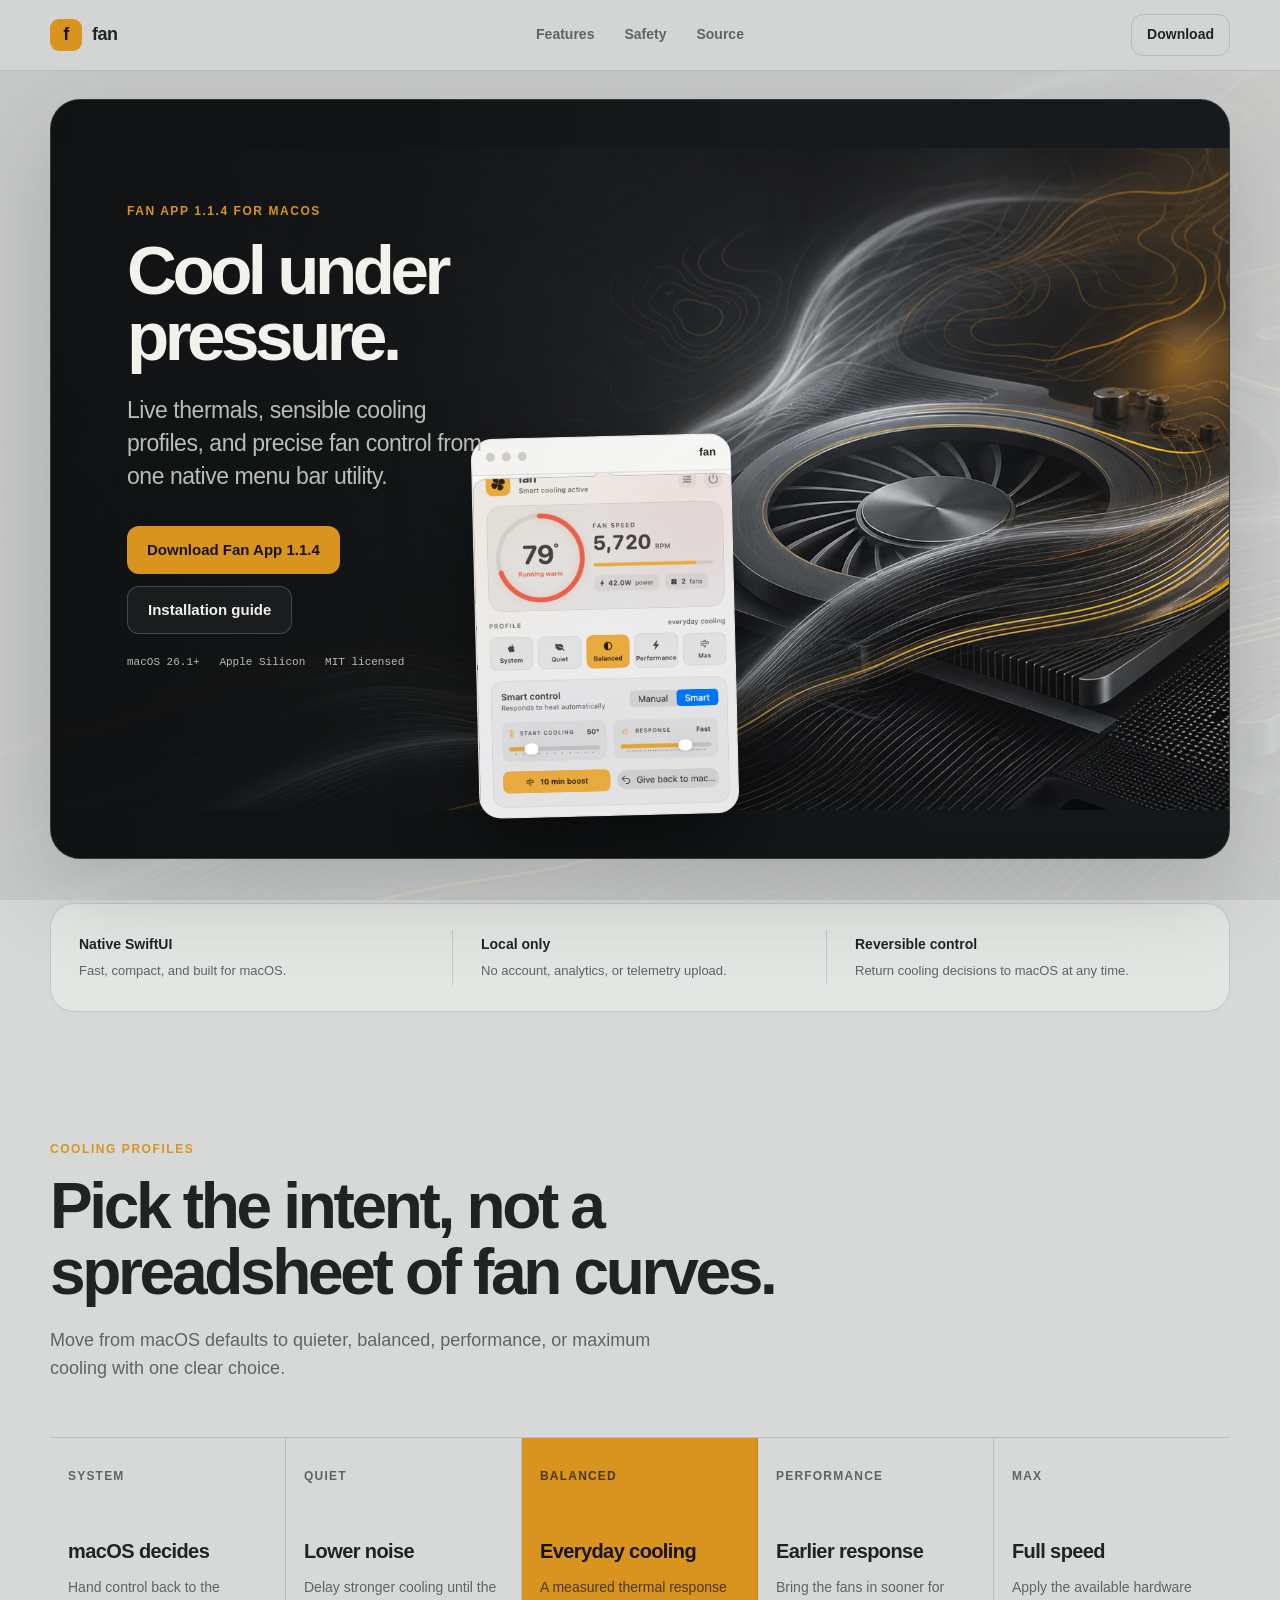
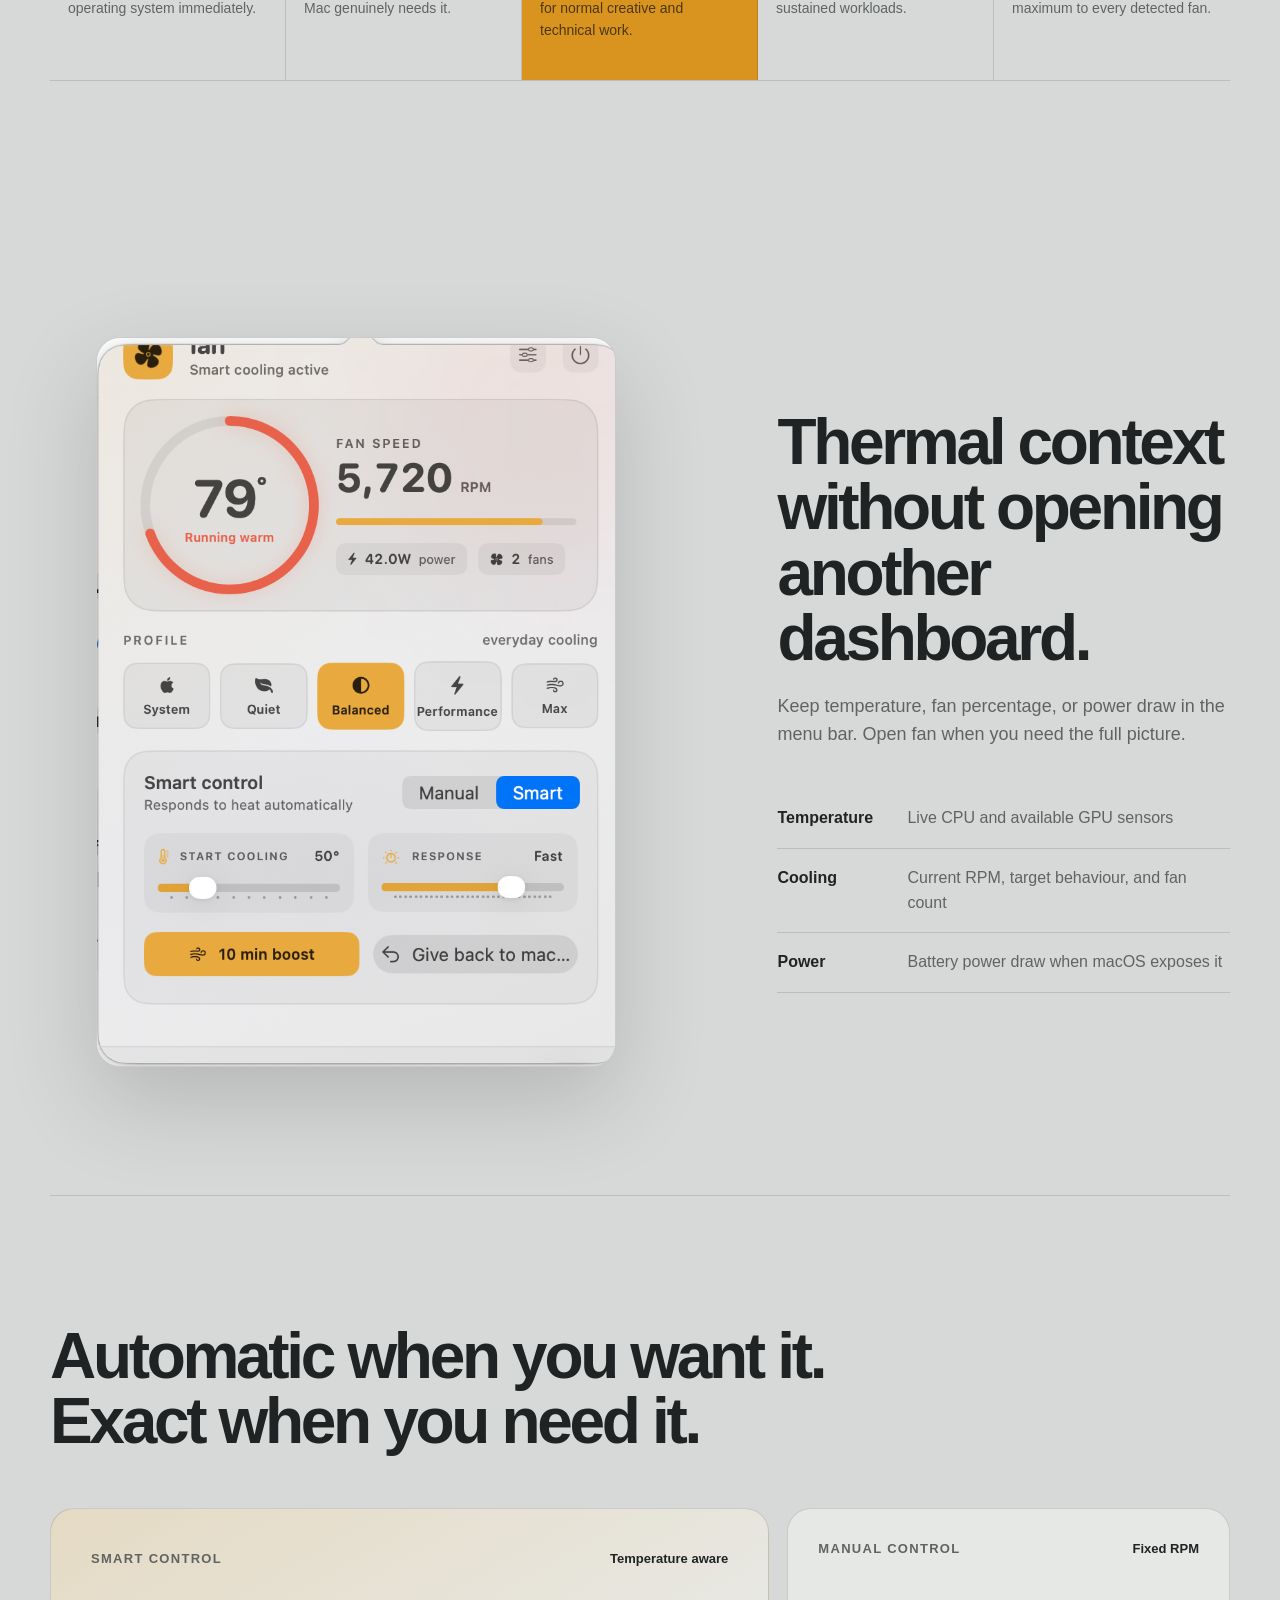
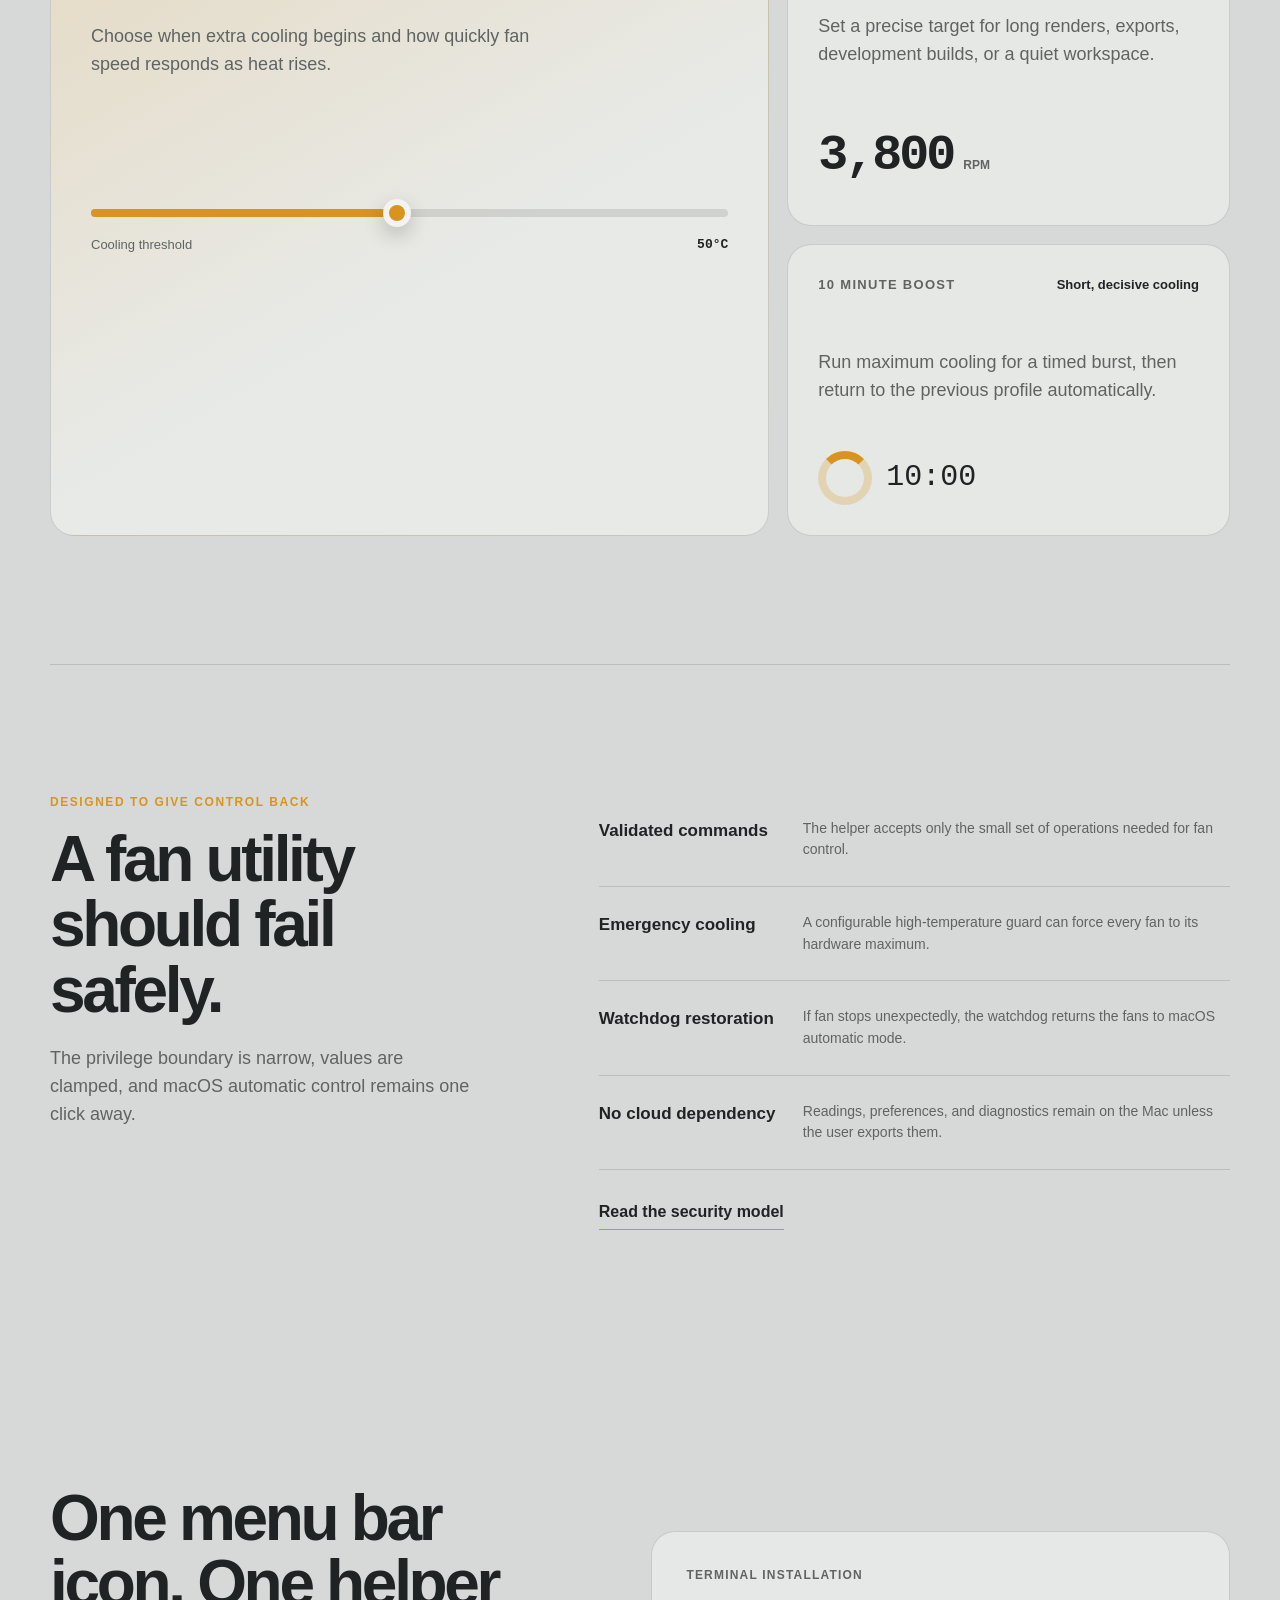
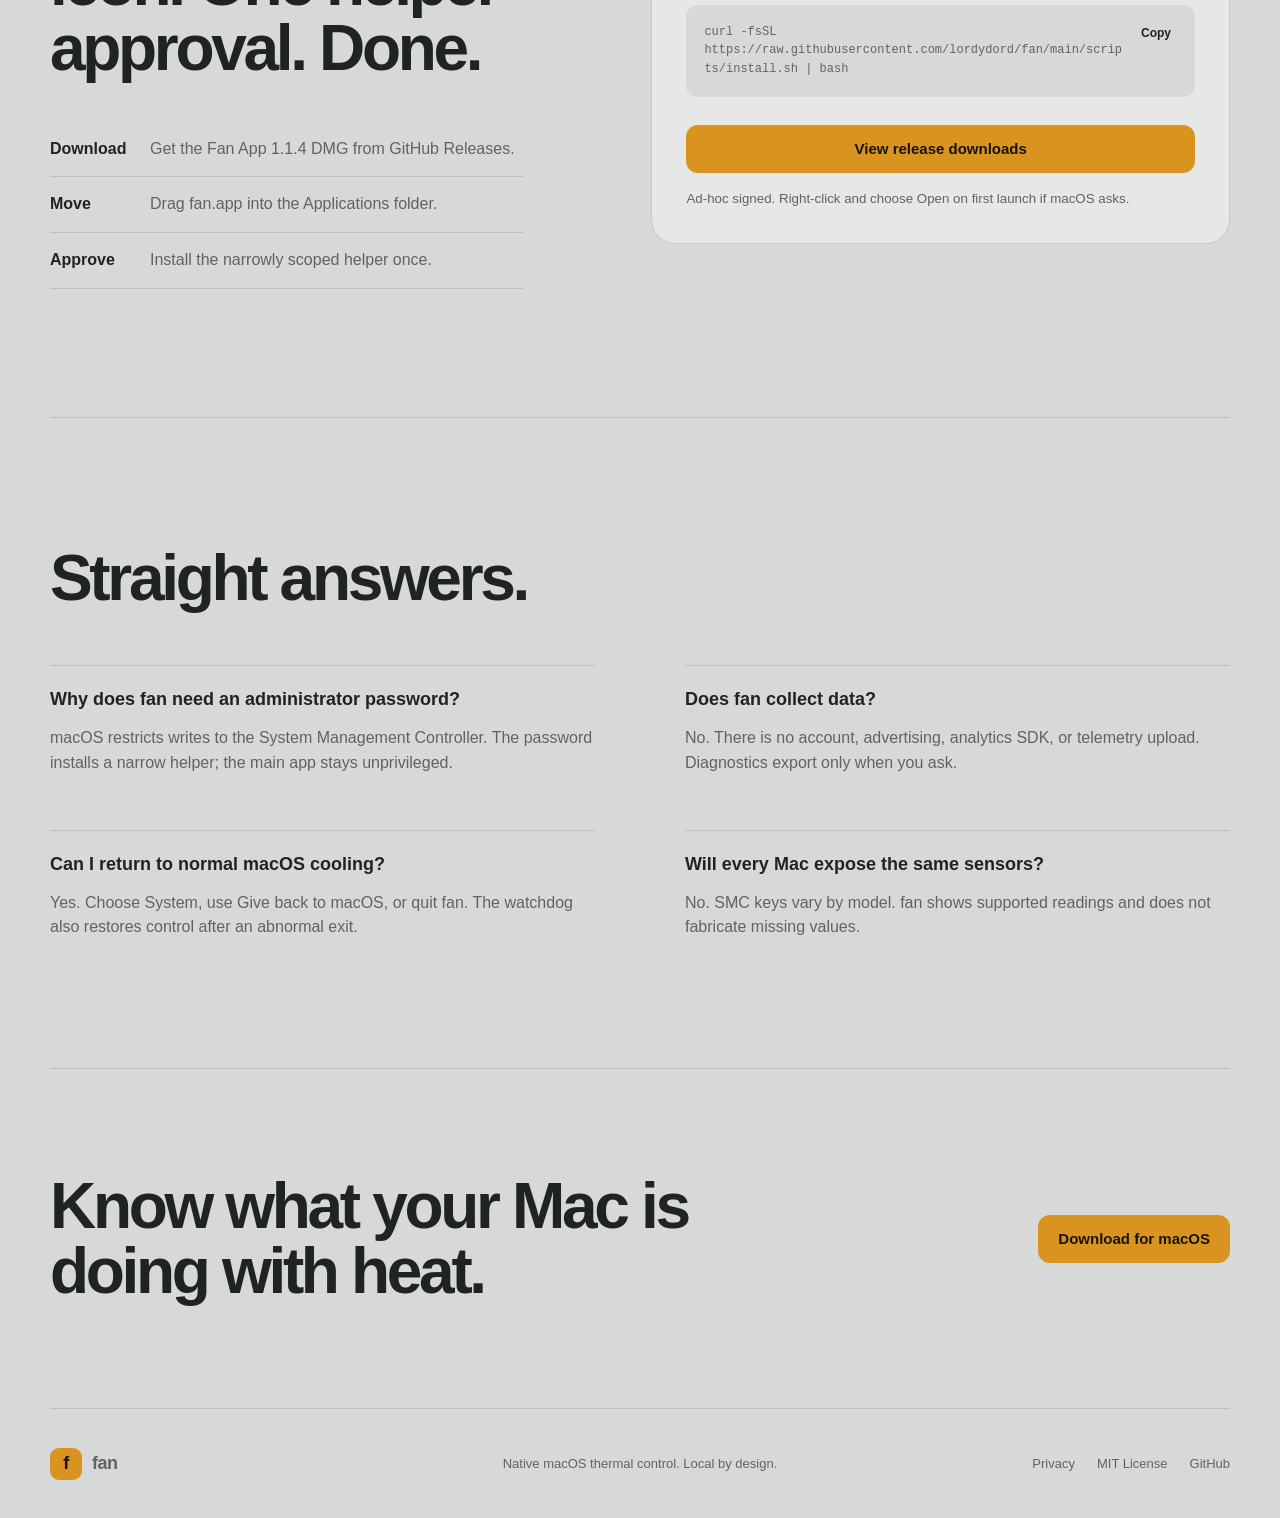
<file: docs/index.html>
<!doctype html>
<html lang="en">
<head>
  <meta charset="utf-8">
  <meta name="viewport" content="width=device-width, initial-scale=1">
  <meta name="description" content="fan is a native macOS menu bar utility for live thermal monitoring and deliberate fan control.">
  <meta name="theme-color" content="#121312">
  <meta property="og:type" content="website">
  <meta property="og:title" content="fan for macOS">
  <meta property="og:description" content="Cool under pressure with live Mac thermals and deliberate fan control.">
  <meta property="og:image" content="https://lordydord.github.io/fan/assets/readme-hero.png">
  <meta property="og:url" content="https://lordydord.github.io/fan/">
  <meta name="twitter:card" content="summary_large_image">
  <title>fan for macOS</title>
  <link rel="icon" type="image/png" href="assets/logo.png">
  <link rel="preload" as="image" href="assets/art/thermal-airflow.png">
  <link rel="stylesheet" href="styles.css?v=2">
</head>
<body>
  <a class="skip-link" href="#main">Skip to content</a>

  <header class="site-header">
    <nav class="nav shell" aria-label="Primary navigation">
      <a class="wordmark" href="#top" aria-label="fan home">
        <span class="wordmark-mark" aria-hidden="true">f</span>
        <span>fan</span>
      </a>
      <div class="nav-links">
        <a href="#features">Features</a>
        <a href="#safety">Safety</a>
        <a href="https://github.com/lordydord/fan">Source</a>
      </div>
      <a class="nav-download" href="https://github.com/lordydord/fan/releases/latest">Download</a>
    </nav>
  </header>

  <main id="main">
    <section class="hero shell" id="top">
      <div class="hero-copy reveal">
        <p class="eyebrow">Fan App 1.1.4 for macOS</p>
        <h1>Cool under<br>pressure.</h1>
        <p class="hero-intro">Live thermals, sensible cooling profiles, and precise fan control from one native menu bar utility.</p>
        <div class="hero-actions">
          <a class="button button-primary" href="https://github.com/lordydord/fan/releases/latest">Download Fan App 1.1.4</a>
          <a class="button button-secondary" href="#install">Installation guide</a>
        </div>
        <p class="compatibility">macOS 26.1+ &nbsp; Apple Silicon &nbsp; MIT licensed</p>
      </div>

      <div class="hero-visual reveal" aria-label="fan application preview">
        <img class="airflow-art" src="assets/art/thermal-airflow.png" alt="Abstract metallic fan and amber airflow lines">
        <div class="app-shot">
          <div class="app-shot-topbar" aria-hidden="true">
            <span></span><span></span><span></span>
            <strong>fan</strong>
          </div>
          <div class="app-shot-viewport">
            <img src="assets/screenshots/fan-dashboard-full.png" alt="fan dashboard showing temperature, RPM, profiles, and Smart controls">
          </div>
        </div>
      </div>
    </section>

    <section class="proof shell reveal" aria-label="Product principles">
      <div><strong>Native SwiftUI</strong><span>Fast, compact, and built for macOS.</span></div>
      <div><strong>Local only</strong><span>No account, analytics, or telemetry upload.</span></div>
      <div><strong>Reversible control</strong><span>Return cooling decisions to macOS at any time.</span></div>
    </section>

    <section class="profiles section shell" id="features">
      <div class="section-heading reveal">
        <p class="eyebrow">Cooling profiles</p>
        <h2>Pick the intent, not a spreadsheet of fan curves.</h2>
        <p>Move from macOS defaults to quieter, balanced, performance, or maximum cooling with one clear choice.</p>
      </div>

      <div class="profile-rail reveal" role="list" aria-label="fan cooling profiles">
        <article role="listitem"><span>System</span><strong>macOS decides</strong><p>Hand control back to the operating system immediately.</p></article>
        <article role="listitem"><span>Quiet</span><strong>Lower noise</strong><p>Delay stronger cooling until the Mac genuinely needs it.</p></article>
        <article class="profile-featured" role="listitem"><span>Balanced</span><strong>Everyday cooling</strong><p>A measured thermal response for normal creative and technical work.</p></article>
        <article role="listitem"><span>Performance</span><strong>Earlier response</strong><p>Bring the fans in sooner for sustained workloads.</p></article>
        <article role="listitem"><span>Max</span><strong>Full speed</strong><p>Apply the available hardware maximum to every detected fan.</p></article>
      </div>
    </section>

    <section class="telemetry section shell">
      <div class="telemetry-visual reveal">
        <div class="context-frame">
          <img src="assets/screenshots/fan-dashboard-full.png" alt="Complete fan application window showing temperature, fan speed, cooling profiles, and Smart controls">
        </div>
      </div>
      <div class="telemetry-copy reveal">
        <h2>Thermal context without opening another dashboard.</h2>
        <p>Keep temperature, fan percentage, or power draw in the menu bar. Open fan when you need the full picture.</p>
        <dl class="metric-list">
          <div><dt>Temperature</dt><dd>Live CPU and available GPU sensors</dd></div>
          <div><dt>Cooling</dt><dd>Current RPM, target behaviour, and fan count</dd></div>
          <div><dt>Power</dt><dd>Battery power draw when macOS exposes it</dd></div>
        </dl>
      </div>
    </section>

    <section class="control section shell">
      <div class="control-copy reveal">
        <h2>Automatic when you want it. Exact when you need it.</h2>
      </div>
      <div class="control-grid">
        <article class="smart-control reveal">
          <div class="control-label"><span>Smart control</span><strong>Temperature aware</strong></div>
          <p>Choose when extra cooling begins and how quickly fan speed responds as heat rises.</p>
          <div class="control-scale" aria-hidden="true"><span style="--position:48%"></span></div>
          <div class="control-meta"><span>Cooling threshold</span><strong>50°C</strong></div>
        </article>
        <article class="manual-control reveal">
          <div class="control-label"><span>Manual control</span><strong>Fixed RPM</strong></div>
          <p>Set a precise target for long renders, exports, development builds, or a quiet workspace.</p>
          <div class="number-lockup"><strong>3,800</strong><span>RPM</span></div>
        </article>
        <article class="boost-control reveal">
          <div class="control-label"><span>10 minute boost</span><strong>Short, decisive cooling</strong></div>
          <p>Run maximum cooling for a timed burst, then return to the previous profile automatically.</p>
          <div class="countdown" aria-hidden="true"><i></i><span>10:00</span></div>
        </article>
      </div>
    </section>

    <section class="safety section shell" id="safety">
      <div class="safety-heading reveal">
        <p class="eyebrow">Designed to give control back</p>
        <h2>A fan utility should fail safely.</h2>
        <p>The privilege boundary is narrow, values are clamped, and macOS automatic control remains one click away.</p>
      </div>
      <div class="safety-list reveal">
        <div><h3>Validated commands</h3><p>The helper accepts only the small set of operations needed for fan control.</p></div>
        <div><h3>Emergency cooling</h3><p>A configurable high-temperature guard can force every fan to its hardware maximum.</p></div>
        <div><h3>Watchdog restoration</h3><p>If fan stops unexpectedly, the watchdog returns the fans to macOS automatic mode.</p></div>
        <div><h3>No cloud dependency</h3><p>Readings, preferences, and diagnostics remain on the Mac unless the user exports them.</p></div>
      </div>
      <a class="text-link" href="https://github.com/lordydord/fan/blob/main/SECURITY.md">Read the security model</a>
    </section>

    <section class="install section shell" id="install">
      <div class="install-copy reveal">
        <h2>One menu bar icon. One helper approval. Done.</h2>
        <ol>
          <li><strong>Download</strong><span>Get the Fan App 1.1.4 DMG from GitHub Releases.</span></li>
          <li><strong>Move</strong><span>Drag fan.app into the Applications folder.</span></li>
          <li><strong>Approve</strong><span>Install the narrowly scoped helper once.</span></li>
        </ol>
      </div>
      <div class="install-panel reveal">
        <p>Terminal installation</p>
        <div class="command-row">
          <code id="install-command">curl -fsSL https://raw.githubusercontent.com/lordydord/fan/main/scripts/install.sh | bash</code>
          <button type="button" data-copy="#install-command">Copy</button>
        </div>
        <a class="button button-primary" href="https://github.com/lordydord/fan/releases/latest">View release downloads</a>
        <small>Ad-hoc signed. Right-click and choose Open on first launch if macOS asks.</small>
      </div>
    </section>

    <section class="faq section shell" aria-labelledby="faq-title">
      <div class="section-heading reveal">
        <h2 id="faq-title">Straight answers.</h2>
      </div>
      <div class="faq-grid reveal">
        <article><h3>Why does fan need an administrator password?</h3><p>macOS restricts writes to the System Management Controller. The password installs a narrow helper; the main app stays unprivileged.</p></article>
        <article><h3>Does fan collect data?</h3><p>No. There is no account, advertising, analytics SDK, or telemetry upload. Diagnostics export only when you ask.</p></article>
        <article><h3>Can I return to normal macOS cooling?</h3><p>Yes. Choose System, use Give back to macOS, or quit fan. The watchdog also restores control after an abnormal exit.</p></article>
        <article><h3>Will every Mac expose the same sensors?</h3><p>No. SMC keys vary by model. fan shows supported readings and does not fabricate missing values.</p></article>
      </div>
    </section>

    <section class="final-cta shell reveal">
      <div>
        <h2>Know what your Mac is doing with heat.</h2>
      </div>
      <a class="button button-primary" href="https://github.com/lordydord/fan/releases/latest">Download for macOS</a>
    </section>
  </main>

  <footer class="footer shell">
    <div class="wordmark"><span class="wordmark-mark" aria-hidden="true">f</span><span>fan</span></div>
    <p>Native macOS thermal control. Local by design.</p>
    <div>
      <a href="privacy.html">Privacy</a>
      <a href="https://github.com/lordydord/fan/blob/main/LICENSE">MIT License</a>
      <a href="https://github.com/lordydord/fan">GitHub</a>
    </div>
  </footer>

  <script src="script.js"></script>
</body>
</html>
</file>
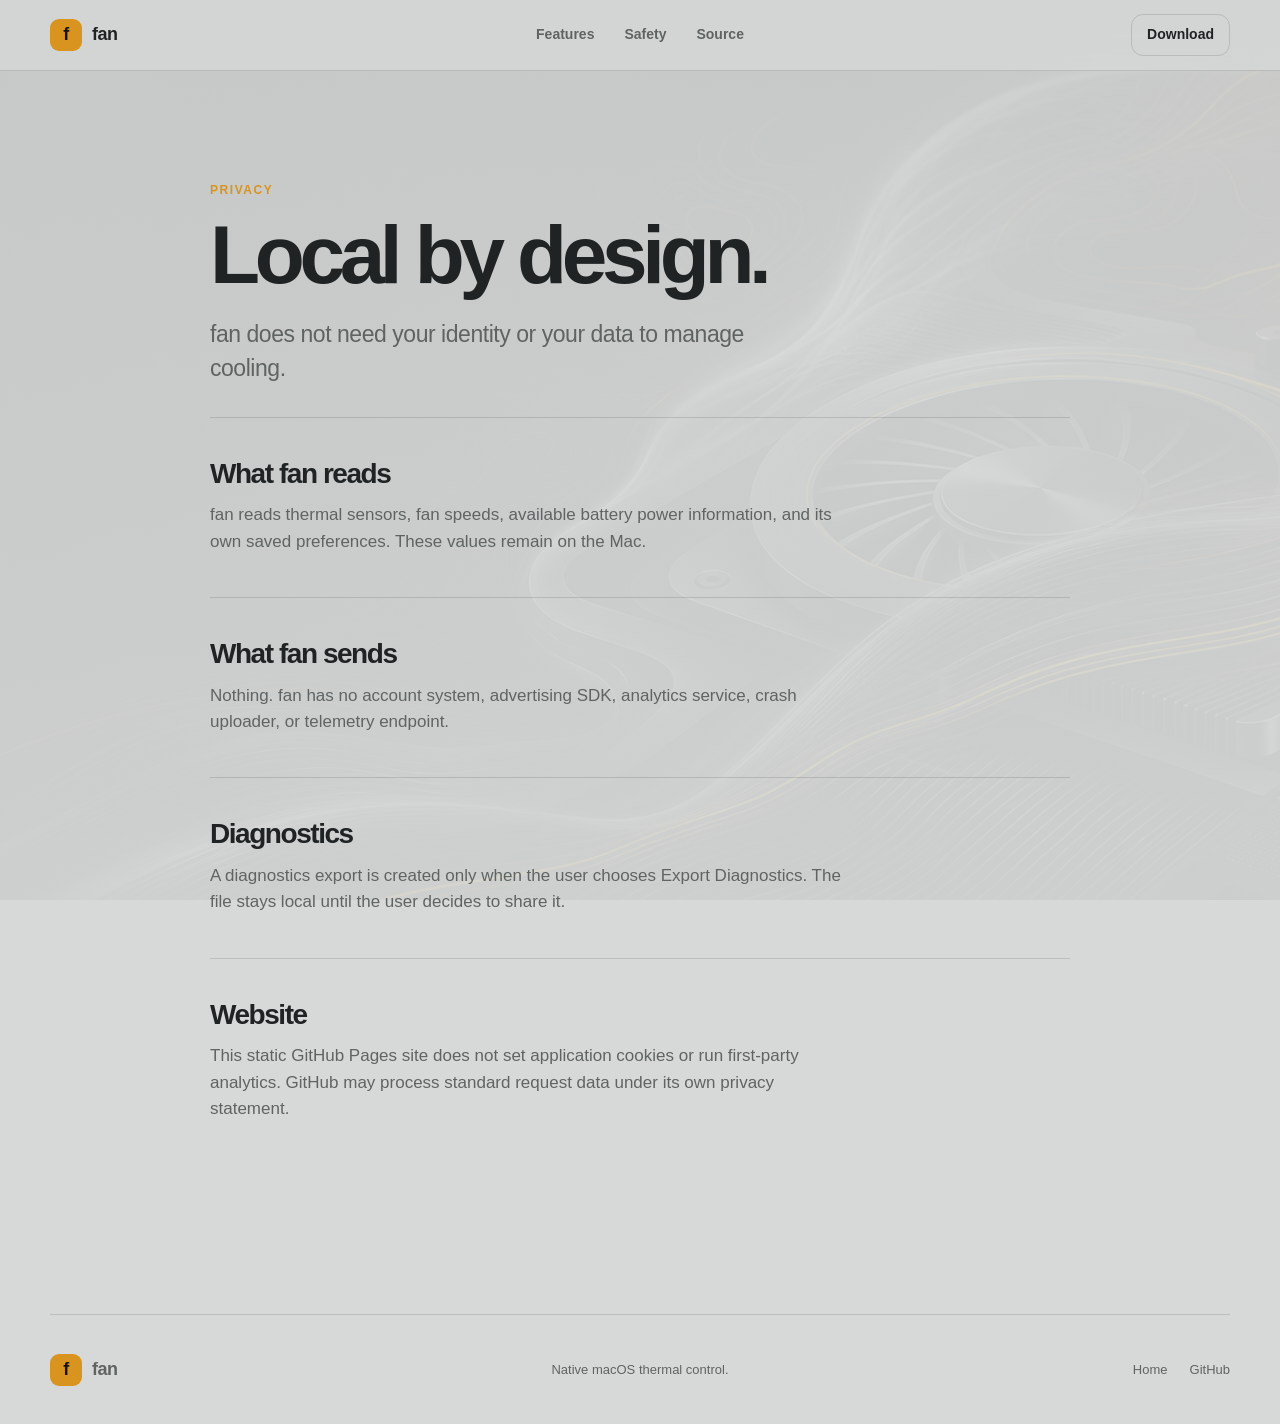
<file: docs/privacy.html>
<!doctype html>
<html lang="en">
<head>
  <meta charset="utf-8">
  <meta name="viewport" content="width=device-width, initial-scale=1">
  <meta name="description" content="Privacy information for fan, the local macOS thermal utility.">
  <title>Privacy - fan</title>
  <link rel="icon" type="image/png" href="assets/logo.png">
  <link rel="stylesheet" href="styles.css">
</head>
<body>
  <header class="site-header">
    <nav class="nav shell" aria-label="Primary navigation">
      <a class="wordmark" href="index.html"><span class="wordmark-mark" aria-hidden="true">f</span><span>fan</span></a>
      <div class="nav-links"><a href="index.html#features">Features</a><a href="index.html#safety">Safety</a><a href="https://github.com/lordydord/fan">Source</a></div>
      <a class="nav-download" href="https://github.com/lordydord/fan/releases/latest">Download</a>
    </nav>
  </header>
  <main class="legal shell">
    <p class="eyebrow">Privacy</p>
    <h1>Local by design.</h1>
    <p class="hero-intro">fan does not need your identity or your data to manage cooling.</p>
    <section>
      <h2>What fan reads</h2>
      <p>fan reads thermal sensors, fan speeds, available battery power information, and its own saved preferences. These values remain on the Mac.</p>
    </section>
    <section>
      <h2>What fan sends</h2>
      <p>Nothing. fan has no account system, advertising SDK, analytics service, crash uploader, or telemetry endpoint.</p>
    </section>
    <section>
      <h2>Diagnostics</h2>
      <p>A diagnostics export is created only when the user chooses Export Diagnostics. The file stays local until the user decides to share it.</p>
    </section>
    <section>
      <h2>Website</h2>
      <p>This static GitHub Pages site does not set application cookies or run first-party analytics. GitHub may process standard request data under its own privacy statement.</p>
    </section>
  </main>
  <footer class="footer shell"><div class="wordmark"><span class="wordmark-mark" aria-hidden="true">f</span><span>fan</span></div><p>Native macOS thermal control.</p><div><a href="index.html">Home</a><a href="https://github.com/lordydord/fan">GitHub</a></div></footer>
</body>
</html>
</file>
<file: docs/styles.css>
:root {
  color-scheme: light dark;
  --bg: #151719;
  --bg-soft: #1d2022;
  --surface: #25282a;
  --surface-raised: #303436;
  --text: #f3f1eb;
  --muted: #afb1ae;
  --line: rgba(255, 255, 255, 0.11);
  --accent: #e9aa35;
  --accent-strong: #f0b33e;
  --accent-ink: #1b160d;
  --radius-card: 24px;
  --radius-control: 12px;
  --shadow: 0 34px 90px rgba(5, 7, 8, 0.46);
  --shell: min(1180px, calc(100vw - 48px));
  font-family: -apple-system, BlinkMacSystemFont, "SF Pro Display", "Helvetica Neue", sans-serif;
}

@media (prefers-color-scheme: light) {
  :root {
    --bg: #d7d9d8;
    --bg-soft: #c8cbca;
    --surface: #e8eae8;
    --surface-raised: #f3f4f2;
    --text: #202324;
    --muted: #5f6463;
    --line: rgba(30, 35, 35, 0.15);
    --accent: #d8941f;
    --accent-strong: #e3a12d;
    --accent-ink: #18130a;
    --shadow: 0 34px 90px rgba(44, 50, 50, 0.2);
  }
}

* { box-sizing: border-box; }
html { scroll-behavior: smooth; }
body {
  margin: 0;
  background:
    linear-gradient(180deg, color-mix(in srgb, var(--bg) 91%, transparent), color-mix(in srgb, var(--bg) 97%, transparent)),
    url("assets/art/thermal-airflow.png") center top / cover fixed no-repeat,
    var(--bg);
  color: var(--text);
  line-height: 1.55;
  -webkit-font-smoothing: antialiased;
}

a { color: inherit; text-decoration: none; }
button { font: inherit; }
img { display: block; max-width: 100%; }
.shell { width: var(--shell); margin-inline: auto; }
.section { padding-block: clamp(88px, 10vw, 148px); }

.skip-link {
  position: fixed;
  left: 16px;
  top: 10px;
  z-index: 100;
  transform: translateY(-150%);
  padding: 10px 14px;
  background: var(--accent);
  color: var(--accent-ink);
  border-radius: 8px;
  font-weight: 700;
}
.skip-link:focus { transform: translateY(0); }

.site-header {
  position: sticky;
  top: 0;
  z-index: 20;
  border-bottom: 1px solid var(--line);
  background: color-mix(in srgb, var(--bg) 78%, transparent);
  backdrop-filter: blur(22px) saturate(145%);
  -webkit-backdrop-filter: blur(22px) saturate(145%);
}

.nav {
  min-height: 70px;
  display: grid;
  grid-template-columns: 1fr auto 1fr;
  align-items: center;
  gap: 28px;
}

.wordmark { display: inline-flex; align-items: center; gap: 10px; font-size: 18px; font-weight: 760; letter-spacing: -0.03em; }
.wordmark-mark {
  display: grid;
  place-items: center;
  width: 32px;
  aspect-ratio: 1;
  border-radius: 9px;
  background: var(--accent);
  color: var(--accent-ink);
  font-weight: 850;
}
.nav-links { display: flex; align-items: center; gap: 30px; color: var(--muted); font-size: 14px; font-weight: 600; }
.nav-links a, .footer a { transition: color 180ms ease; }
.nav-links a:hover, .footer a:hover { color: var(--text); }
.nav-download { justify-self: end; padding: 9px 15px; border: 1px solid var(--line); border-radius: var(--radius-control); font-size: 14px; font-weight: 700; }

.hero {
  position: relative;
  isolation: isolate;
  min-height: min(760px, calc(100dvh - 96px));
  overflow: hidden;
  margin-block: 28px 44px;
  padding: clamp(70px, 8vw, 104px) clamp(34px, 6vw, 76px);
  border: 1px solid rgba(255, 255, 255, 0.13);
  border-radius: 30px;
  background: #171a1c;
  box-shadow: var(--shadow);
}
.eyebrow { margin: 0 0 16px; color: var(--accent); font-size: 12px; font-weight: 760; letter-spacing: 0.13em; text-transform: uppercase; }
h1, h2, h3, p { margin-top: 0; }
h1 { max-width: 760px; margin-bottom: 24px; font-size: clamp(54px, 6.4vw, 94px); line-height: 0.96; letter-spacing: -0.065em; font-weight: 760; }
.hero-copy { position: relative; z-index: 3; width: min(390px, 36%); color: #f3f1eb; }
.hero-copy h1 { font-size: clamp(56px, 5.4vw, 78px); }
.hero-intro { max-width: 590px; margin-bottom: 32px; color: var(--muted); font-size: clamp(18px, 2vw, 23px); line-height: 1.45; letter-spacing: -0.02em; }
.hero-copy .hero-intro, .hero-copy .compatibility { color: #b9bcb9; }
.hero-actions { display: flex; flex-wrap: wrap; gap: 12px; }
.button { min-height: 48px; display: inline-flex; align-items: center; justify-content: center; padding: 0 20px; border-radius: var(--radius-control); font-size: 15px; font-weight: 740; transition: transform 180ms ease, background 180ms ease, border-color 180ms ease; }
.button:hover { transform: translateY(-2px); }
.button:active { transform: scale(0.98); }
.button-primary { background: var(--accent); color: var(--accent-ink); }
.button-primary:hover { background: var(--accent-strong); }
.button-secondary { border: 1px solid var(--line); background: color-mix(in srgb, var(--surface) 66%, transparent); }
.hero-copy .button-secondary { border-color: rgba(255,255,255,0.19); background: rgba(32,35,36,0.7); }
.button:focus-visible, .nav a:focus-visible, .text-link:focus-visible, .footer a:focus-visible, button:focus-visible { outline: 3px solid color-mix(in srgb, var(--accent) 70%, white); outline-offset: 3px; }
.compatibility { margin: 20px 0 0; color: var(--muted); font-family: "SFMono-Regular", Consolas, monospace; font-size: 11px; }

.hero-visual { position: absolute; inset: 0; z-index: 1; }
.hero-visual::after { content: ""; position: absolute; inset: 0; background: linear-gradient(90deg, rgba(16,18,19,0.97) 0%, rgba(16,18,19,0.78) 29%, rgba(16,18,19,0.12) 58%, transparent 78%), linear-gradient(0deg, rgba(13,15,16,0.32), transparent 42%); pointer-events: none; }
.airflow-art { position: absolute; inset: 0; width: 100%; height: 100%; object-fit: contain; object-position: center; opacity: 1; filter: saturate(0.86) contrast(1.03); }
.app-shot { position: absolute; z-index: 2; left: 36%; bottom: 42px; width: min(260px, 23%); overflow: hidden; border: 1px solid rgba(255,255,255,0.27); border-radius: 22px; background: rgba(237, 235, 229, 0.9); box-shadow: 0 32px 76px rgba(0,0,0,0.5); transform: rotate(-1.4deg); }
.app-shot-topbar { height: 36px; display: flex; align-items: center; gap: 7px; padding: 0 14px; background: rgba(255,255,255,0.72); border-bottom: 1px solid rgba(20,20,20,0.1); color: #24241f; }
.app-shot-topbar span { width: 9px; height: 9px; border-radius: 50%; background: rgba(30,30,26,0.18); }
.app-shot-topbar strong { margin-left: auto; font-size: 11px; }
.app-shot-viewport { height: 342px; overflow: hidden; }
.app-shot-viewport img { width: 100%; height: auto; }

.proof { display: grid; grid-template-columns: repeat(3, 1fr); gap: 0; padding: 26px 28px; border: 1px solid var(--line); border-radius: var(--radius-card); background: color-mix(in srgb, var(--surface) 72%, transparent); }
.proof div { padding: 4px 28px; border-right: 1px solid var(--line); }
.proof div:first-child { padding-left: 0; }
.proof div:last-child { border-right: 0; }
.proof strong, .proof span { display: block; }
.proof strong { margin-bottom: 5px; font-size: 14px; }
.proof span { color: var(--muted); font-size: 13px; }

.section-heading { max-width: 760px; margin-bottom: 54px; }
h2 { margin-bottom: 22px; font-size: clamp(38px, 5vw, 68px); line-height: 1.02; letter-spacing: -0.052em; font-weight: 730; }
.section-heading > p:last-child, .telemetry-copy > p, .safety-heading > p:last-child { max-width: 640px; color: var(--muted); font-size: 18px; }

.profile-rail { display: grid; grid-template-columns: repeat(5, 1fr); border-top: 1px solid var(--line); border-bottom: 1px solid var(--line); }
.profile-rail article { min-height: 242px; padding: 25px 18px 28px; border-right: 1px solid var(--line); }
.profile-rail article:last-child { border-right: 0; }
.profile-rail span { color: var(--muted); font-size: 12px; text-transform: uppercase; letter-spacing: 0.1em; font-weight: 700; }
.profile-rail strong { display: block; margin: 48px 0 10px; font-size: 20px; letter-spacing: -0.03em; }
.profile-rail p { margin: 0; color: var(--muted); font-size: 14px; }
.profile-rail .profile-featured { background: var(--accent); color: var(--accent-ink); }
.profile-rail .profile-featured span, .profile-rail .profile-featured p { color: color-mix(in srgb, var(--accent-ink) 72%, transparent); }

.telemetry { display: grid; grid-template-columns: minmax(0, 1.15fr) minmax(340px, 0.85fr); align-items: center; gap: clamp(58px, 9vw, 130px); }
.context-frame { width: min(100%, 520px); margin-inline: auto; overflow: hidden; border: 1px solid var(--line); border-radius: var(--radius-card); background: var(--surface); box-shadow: var(--shadow); }
.context-frame img { width: 100%; height: auto; }
.metric-list { margin: 40px 0 0; }
.metric-list div { display: grid; grid-template-columns: 110px 1fr; gap: 20px; padding: 17px 0; border-bottom: 1px solid var(--line); }
.metric-list dt { font-weight: 700; }
.metric-list dd { margin: 0; color: var(--muted); }

.control { border-top: 1px solid var(--line); }
.control-copy { max-width: 820px; }
.control-grid { display: grid; grid-template-columns: 1.3fr 0.8fr; gap: 18px; margin-top: 54px; }
.control-grid article { min-height: 260px; padding: 30px; border: 1px solid var(--line); border-radius: var(--radius-card); background: color-mix(in srgb, var(--surface) 86%, transparent); }
.control-grid article:first-child { grid-row: span 2; min-height: 538px; padding: 40px; background: linear-gradient(150deg, color-mix(in srgb, var(--accent) 18%, var(--surface)), var(--surface) 58%); }
.control-label { display: flex; justify-content: space-between; gap: 18px; font-size: 13px; }
.control-label span { color: var(--muted); text-transform: uppercase; letter-spacing: 0.1em; font-weight: 700; }
.control-label strong { text-align: right; }
.control-grid article > p { max-width: 48ch; margin: 54px 0 0; color: var(--muted); font-size: 18px; }
.control-scale { position: relative; height: 8px; margin-top: 130px; border-radius: 8px; background: color-mix(in srgb, var(--text) 12%, transparent); }
.control-scale::before { content: ""; display: block; width: 48%; height: 100%; border-radius: inherit; background: var(--accent); }
.control-scale span { position: absolute; left: var(--position); top: 50%; width: 28px; height: 28px; transform: translate(-50%, -50%); border: 6px solid var(--surface-raised); border-radius: 50%; background: var(--accent); box-shadow: 0 8px 20px rgba(0,0,0,0.2); }
.control-meta { display: flex; justify-content: space-between; margin-top: 18px; color: var(--muted); font-size: 13px; }
.control-meta strong { color: var(--text); font-family: "SFMono-Regular", Consolas, monospace; }
.number-lockup { display: flex; align-items: baseline; gap: 10px; margin-top: 48px; }
.number-lockup strong { font-family: "SFMono-Regular", Consolas, monospace; font-size: 50px; letter-spacing: -0.06em; }
.number-lockup span { color: var(--muted); font-size: 12px; font-weight: 700; }
.countdown { display: flex; align-items: center; gap: 14px; margin-top: 46px; }
.countdown i { width: 54px; height: 54px; border: 8px solid color-mix(in srgb, var(--accent) 25%, transparent); border-top-color: var(--accent); border-radius: 50%; }
.countdown span { font-family: "SFMono-Regular", Consolas, monospace; font-size: 30px; }

.safety { display: grid; grid-template-columns: 0.8fr 1.2fr; column-gap: clamp(60px, 10vw, 140px); border-top: 1px solid var(--line); }
.safety-heading { position: sticky; top: 118px; align-self: start; }
.safety-list > div { display: grid; grid-template-columns: 180px 1fr; gap: 24px; padding: 25px 0; border-bottom: 1px solid var(--line); }
.safety-list h3 { margin: 0; font-size: 17px; }
.safety-list p { margin: 0; color: var(--muted); font-size: 14px; }
.text-link { display: inline-block; grid-column: 2; width: fit-content; margin-top: 30px; padding-bottom: 4px; border-bottom: 1px solid var(--accent); font-weight: 700; }

.install { display: grid; grid-template-columns: 0.9fr 1.1fr; gap: clamp(60px, 10vw, 140px); align-items: center; }
.install ol { margin: 40px 0 0; padding: 0; list-style: none; }
.install li { display: grid; grid-template-columns: 100px 1fr; padding: 15px 0; border-bottom: 1px solid var(--line); }
.install li span { color: var(--muted); }
.install-panel { padding: 34px; border: 1px solid var(--line); border-radius: var(--radius-card); background: color-mix(in srgb, var(--surface) 88%, transparent); }
.install-panel > p { color: var(--muted); font-size: 12px; text-transform: uppercase; letter-spacing: 0.1em; font-weight: 700; }
.command-row { display: grid; grid-template-columns: minmax(0, 1fr) auto; gap: 12px; align-items: start; margin: 20px 0 28px; padding: 18px; border-radius: var(--radius-control); background: var(--bg); }
.command-row code { overflow-wrap: anywhere; font-family: "SFMono-Regular", Consolas, monospace; font-size: 12px; color: var(--muted); }
.command-row button { border: 0; color: var(--text); background: transparent; font-size: 12px; font-weight: 700; cursor: pointer; }
.install-panel .button { width: 100%; }
.install-panel small { display: block; margin-top: 16px; color: var(--muted); line-height: 1.5; }

.faq { border-top: 1px solid var(--line); }
.faq-grid { display: grid; grid-template-columns: repeat(2, 1fr); gap: 54px 90px; }
.faq-grid article { padding-top: 20px; border-top: 1px solid var(--line); }
.faq-grid h3 { margin-bottom: 12px; font-size: 18px; }
.faq-grid p { margin-bottom: 0; color: var(--muted); }

.final-cta { min-height: 340px; display: flex; align-items: center; justify-content: space-between; gap: 44px; padding-block: 70px; border-top: 1px solid var(--line); }
.final-cta h2 { max-width: 760px; margin: 0; }
.final-cta .button { flex: 0 0 auto; }
.footer { min-height: 110px; display: grid; grid-template-columns: 1fr auto 1fr; align-items: center; gap: 30px; border-top: 1px solid var(--line); color: var(--muted); font-size: 13px; }
.footer p { margin: 0; }
.footer > div:last-child { justify-self: end; display: flex; gap: 22px; }

.legal { max-width: 860px; padding-block: 110px 150px; }
.legal h1 { margin-bottom: 24px; }
.legal section { padding: 42px 0; border-top: 1px solid var(--line); }
.legal section h2 { margin-bottom: 14px; font-size: 28px; }
.legal section p { max-width: 68ch; margin-bottom: 0; color: var(--muted); font-size: 17px; }
.missing { min-height: 100dvh; display: flex; flex-direction: column; justify-content: center; align-items: flex-start; }
.missing .wordmark { margin-bottom: 70px; }
.missing h1 { max-width: 820px; }

.reveal { opacity: 0; transform: translateY(22px); transition: opacity 700ms cubic-bezier(.16,1,.3,1), transform 700ms cubic-bezier(.16,1,.3,1); }
.reveal.is-visible { opacity: 1; transform: none; }

@media (max-width: 980px) {
  :root { --shell: min(100% - 36px, 760px); }
  .nav { grid-template-columns: 1fr auto; }
  .nav-links { display: none; }
  .hero { min-height: 720px; padding: 64px 42px; }
  .hero-copy { width: min(390px, 52%); }
  .app-shot { left: 46%; width: 250px; }
  .proof { grid-template-columns: 1fr; }
  .proof div, .proof div:first-child { padding: 16px 0; border-right: 0; border-bottom: 1px solid var(--line); }
  .proof div:last-child { border-bottom: 0; }
  .profile-rail { grid-template-columns: 1fr 1fr; }
  .profile-rail article { min-height: 190px; border-bottom: 1px solid var(--line); }
  .profile-rail article:last-child { grid-column: span 2; }
  .telemetry, .safety, .install { grid-template-columns: 1fr; }
  .safety-heading { position: static; }
  .text-link { grid-column: 1; }
}

@media (max-width: 680px) {
  :root { --shell: calc(100% - 28px); }
  .site-header { position: static; }
  .nav { min-height: 62px; }
  .nav-download { padding: 8px 12px; }
  .hero { min-height: 730px; margin-top: 18px; padding: 48px 26px; }
  .hero-copy { width: 100%; }
  .hero-copy h1 { font-size: clamp(50px, 15vw, 66px); }
  .hero-intro { max-width: 31ch; }
  .hero-visual::after { background: linear-gradient(180deg, rgba(16,18,19,0.98) 0%, rgba(16,18,19,0.9) 38%, rgba(16,18,19,0.18) 68%, rgba(16,18,19,0.08)); }
  .airflow-art { top: auto; left: 7%; right: auto; width: 86%; height: 56%; object-position: center bottom; }
  .app-shot { display: none; }
  .profile-rail { grid-template-columns: 1fr; }
  .profile-rail article, .profile-rail article:last-child { grid-column: auto; min-height: 165px; border-right: 0; }
  .profile-rail strong { margin-top: 28px; }
  .control-grid { grid-template-columns: 1fr; }
  .control-grid article:first-child { grid-row: auto; min-height: 440px; }
  .control-grid article { min-height: 240px; }
  .control-scale { margin-top: 90px; }
  .safety-list > div { grid-template-columns: 1fr; gap: 8px; }
  .install li { grid-template-columns: 1fr; gap: 4px; }
  .faq-grid { grid-template-columns: 1fr; gap: 28px; }
  .final-cta { align-items: flex-start; flex-direction: column; }
  .footer { grid-template-columns: 1fr; padding-block: 34px; }
  .footer > div:last-child { justify-self: start; flex-wrap: wrap; }
}

@media (prefers-reduced-motion: reduce) {
  html { scroll-behavior: auto; }
  *, *::before, *::after { animation-duration: 0.01ms !important; animation-iteration-count: 1 !important; transition-duration: 0.01ms !important; }
  .reveal { opacity: 1; transform: none; }
}

@media (prefers-reduced-transparency: reduce) {
  .site-header { background: var(--bg); backdrop-filter: none; -webkit-backdrop-filter: none; }
}
</file>
